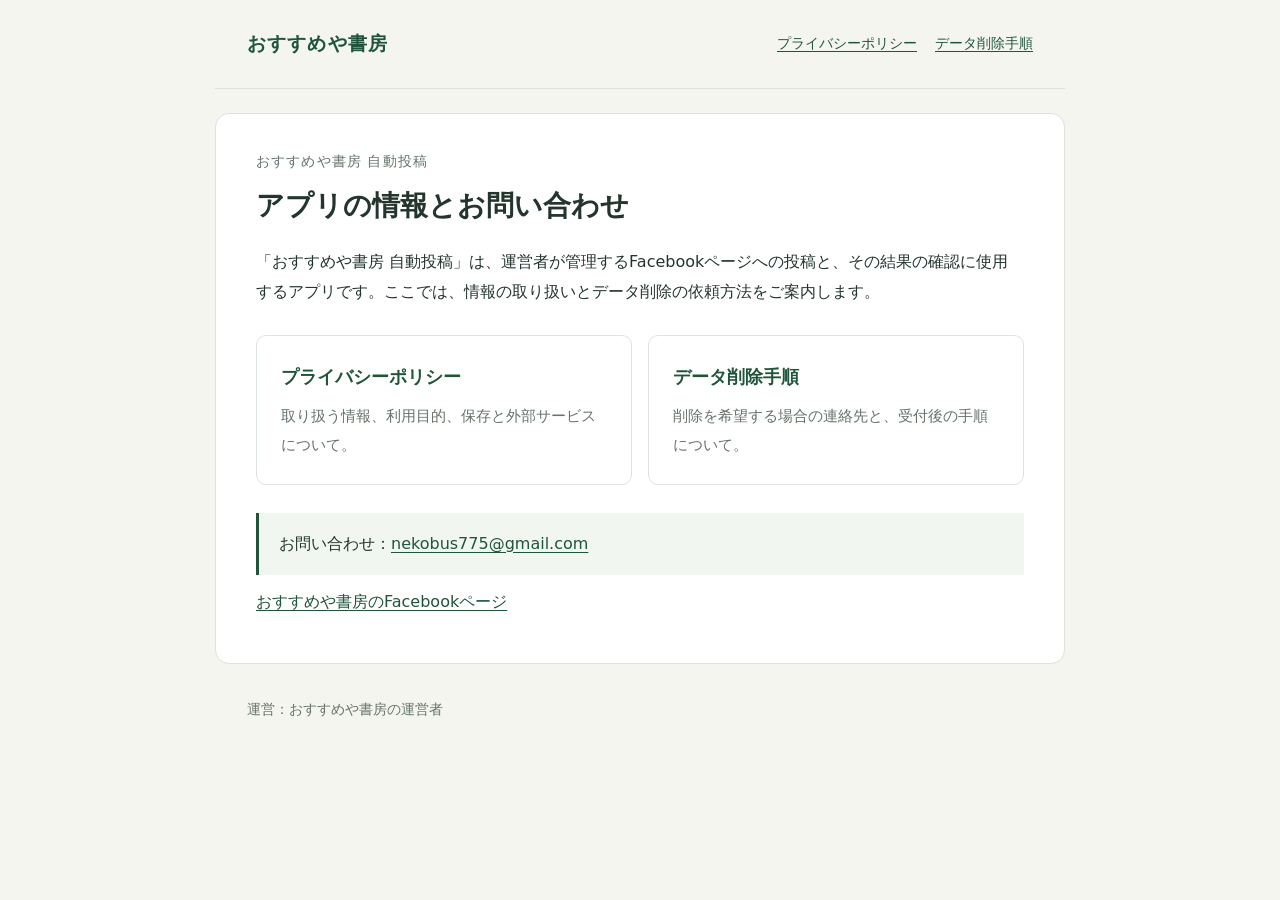
<file: index.html>
<!doctype html>
<html lang="ja">
<head><meta charset="utf-8"><meta name="viewport" content="width=device-width,initial-scale=1"><title>アプリの情報とお問い合わせ｜おすすめや書房</title><link rel="stylesheet" href="styles.css"></head>
<body>
<header><a class="brand" href="index.html">おすすめや書房</a><nav aria-label="案内"><a href="privacy-policy.html">プライバシーポリシー</a><a href="data-deletion.html">データ削除手順</a></nav></header>
<main>
<p class="eyebrow">おすすめや書房 自動投稿</p>
<h1>アプリの情報とお問い合わせ</h1>
<p>「おすすめや書房 自動投稿」は、運営者が管理するFacebookページへの投稿と、その結果の確認に使用するアプリです。ここでは、情報の取り扱いとデータ削除の依頼方法をご案内します。</p>
<div class="cards"><a class="card" href="privacy-policy.html"><strong>プライバシーポリシー</strong><span>取り扱う情報、利用目的、保存と外部サービスについて。</span></a><a class="card" href="data-deletion.html"><strong>データ削除手順</strong><span>削除を希望する場合の連絡先と、受付後の手順について。</span></a></div>
<div class="contact">お問い合わせ：<a href="mailto:nekobus775@gmail.com">nekobus775@gmail.com</a></div>
<p><a href="https://www.facebook.com/osusumeya.shobo">おすすめや書房のFacebookページ</a></p>
</main><footer>運営：おすすめや書房の運営者</footer>
</body></html>
</file>
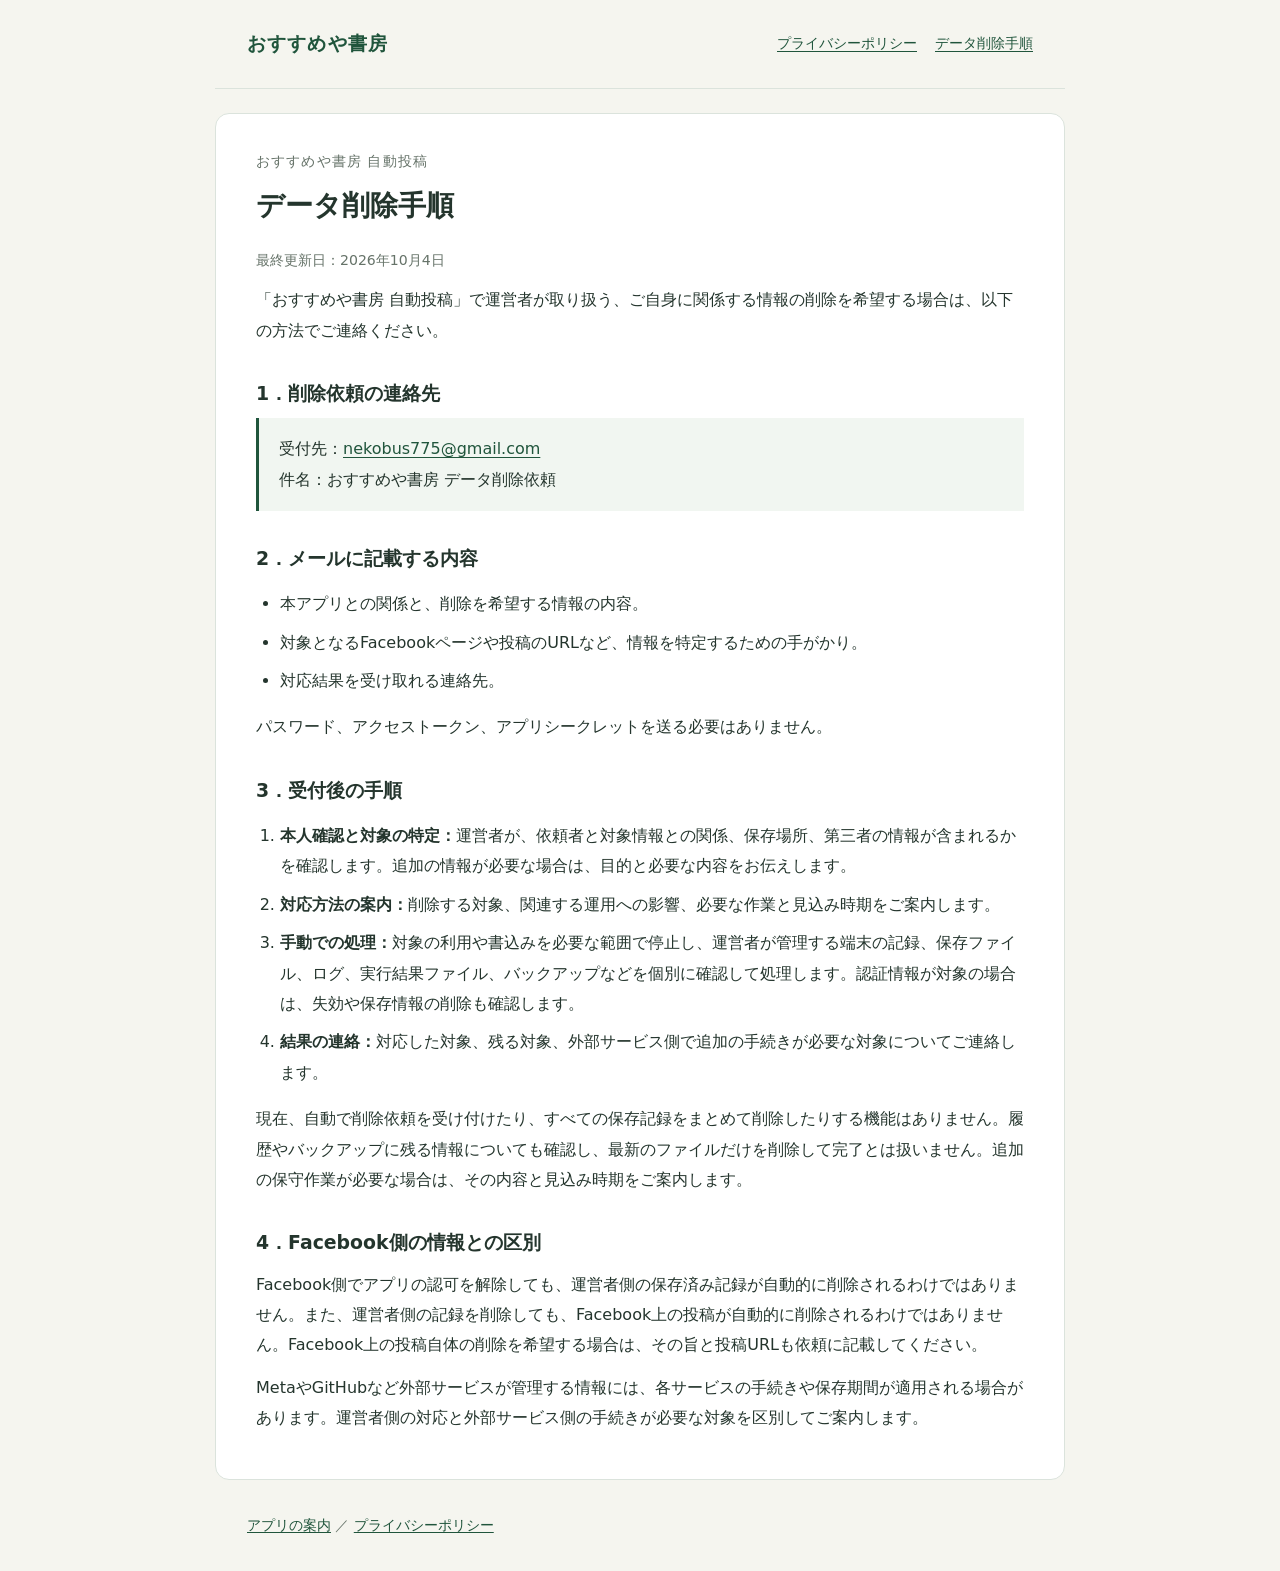
<file: data-deletion.html>
<!doctype html>
<html lang="ja">
<head><meta charset="utf-8"><meta name="viewport" content="width=device-width,initial-scale=1"><title>データ削除手順｜おすすめや書房 自動投稿</title><link rel="stylesheet" href="styles.css"></head>
<body>
<header><a class="brand" href="index.html">おすすめや書房</a><nav aria-label="案内"><a href="privacy-policy.html">プライバシーポリシー</a><a href="data-deletion.html" aria-current="page">データ削除手順</a></nav></header>
<main>
<p class="eyebrow">おすすめや書房 自動投稿</p><h1>データ削除手順</h1><p class="date">最終更新日：2026年10月4日</p>
<p>「おすすめや書房 自動投稿」で運営者が取り扱う、ご自身に関係する情報の削除を希望する場合は、以下の方法でご連絡ください。</p>
<h2>1．削除依頼の連絡先</h2>
<div class="contact">受付先：<a href="mailto:nekobus775@gmail.com?subject=%E3%81%8A%E3%81%99%E3%81%99%E3%82%81%E3%82%84%E6%9B%B8%E6%88%BF%20%E3%83%87%E3%83%BC%E3%82%BF%E5%89%8A%E9%99%A4%E4%BE%9D%E9%A0%BC">nekobus775@gmail.com</a><br>件名：おすすめや書房 データ削除依頼</div>
<h2>2．メールに記載する内容</h2>
<ul><li>本アプリとの関係と、削除を希望する情報の内容。</li><li>対象となるFacebookページや投稿のURLなど、情報を特定するための手がかり。</li><li>対応結果を受け取れる連絡先。</li></ul>
<p>パスワード、アクセストークン、アプリシークレットを送る必要はありません。</p>
<h2>3．受付後の手順</h2>
<ol><li><strong>本人確認と対象の特定：</strong>運営者が、依頼者と対象情報との関係、保存場所、第三者の情報が含まれるかを確認します。追加の情報が必要な場合は、目的と必要な内容をお伝えします。</li><li><strong>対応方法の案内：</strong>削除する対象、関連する運用への影響、必要な作業と見込み時期をご案内します。</li><li><strong>手動での処理：</strong>対象の利用や書込みを必要な範囲で停止し、運営者が管理する端末の記録、保存ファイル、ログ、実行結果ファイル、バックアップなどを個別に確認して処理します。認証情報が対象の場合は、失効や保存情報の削除も確認します。</li><li><strong>結果の連絡：</strong>対応した対象、残る対象、外部サービス側で追加の手続きが必要な対象についてご連絡します。</li></ol>
<p>現在、自動で削除依頼を受け付けたり、すべての保存記録をまとめて削除したりする機能はありません。履歴やバックアップに残る情報についても確認し、最新のファイルだけを削除して完了とは扱いません。追加の保守作業が必要な場合は、その内容と見込み時期をご案内します。</p>
<h2>4．Facebook側の情報との区別</h2>
<p>Facebook側でアプリの認可を解除しても、運営者側の保存済み記録が自動的に削除されるわけではありません。また、運営者側の記録を削除しても、Facebook上の投稿が自動的に削除されるわけではありません。Facebook上の投稿自体の削除を希望する場合は、その旨と投稿URLも依頼に記載してください。</p>
<p>MetaやGitHubなど外部サービスが管理する情報には、各サービスの手続きや保存期間が適用される場合があります。運営者側の対応と外部サービス側の手続きが必要な対象を区別してご案内します。</p>
</main><footer><a href="index.html">アプリの案内</a> ／ <a href="privacy-policy.html">プライバシーポリシー</a></footer>
</body></html>
</file>
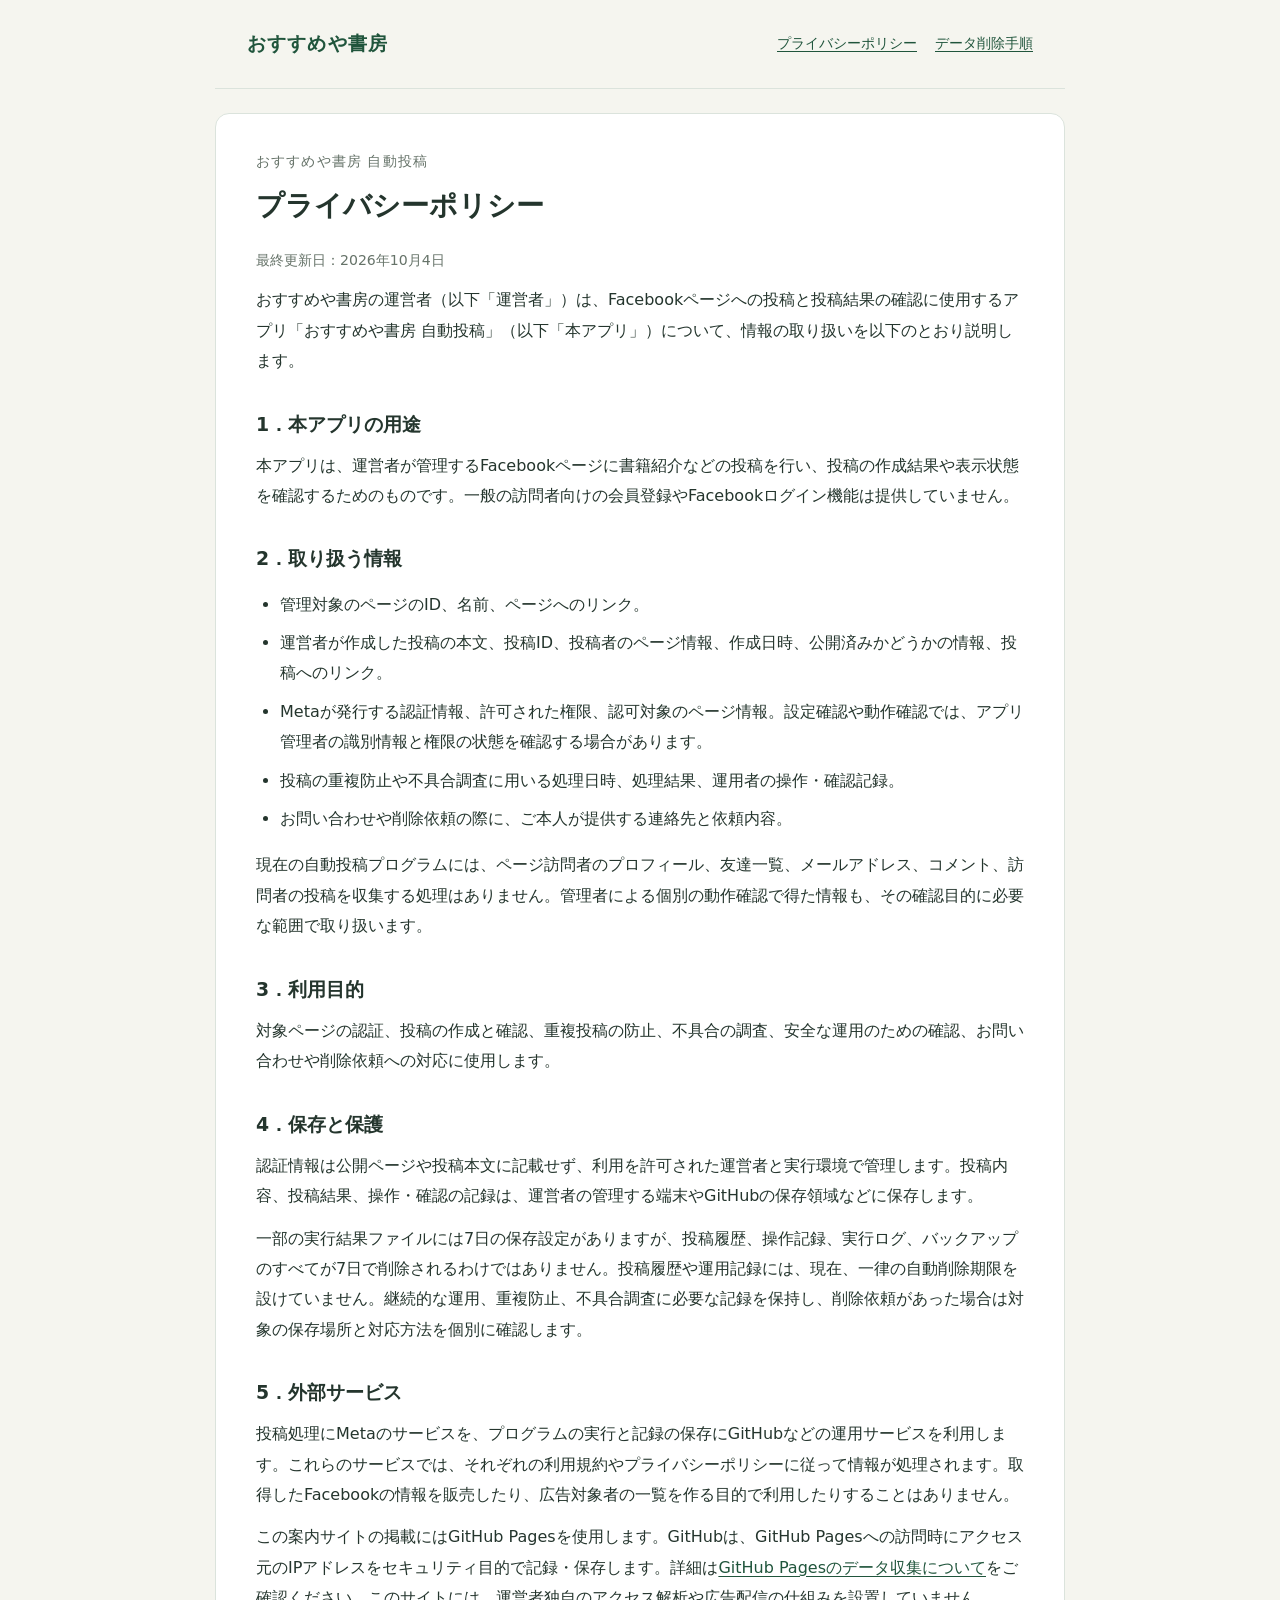
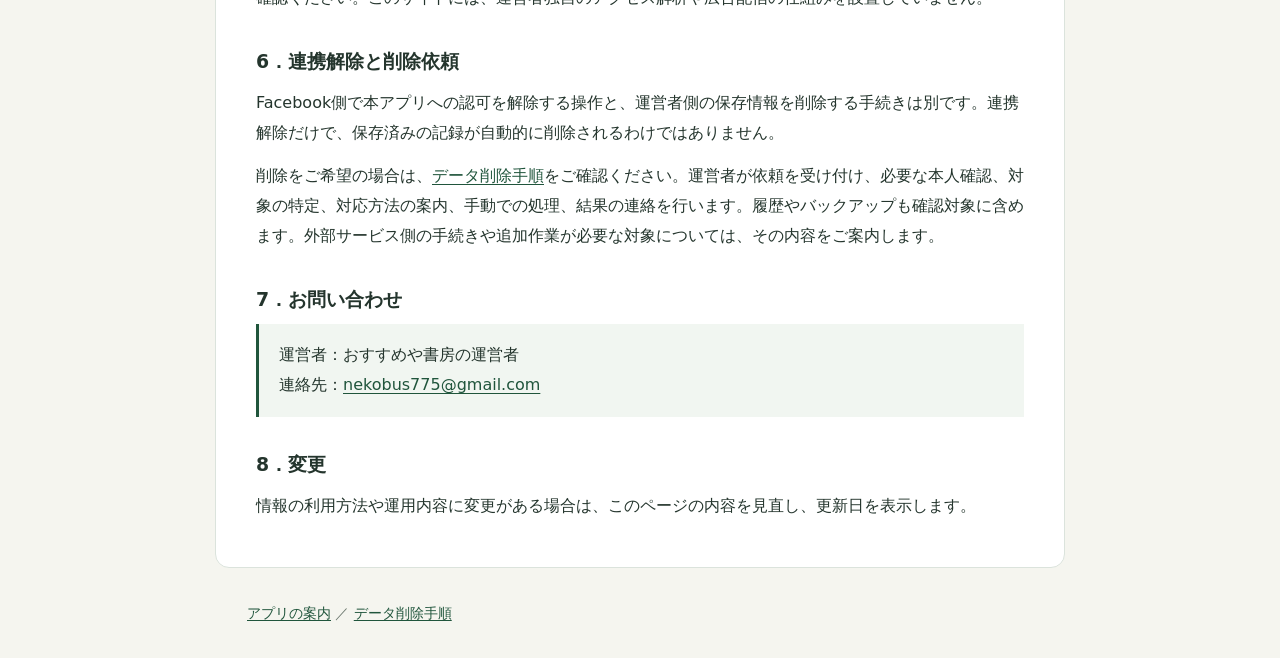
<file: privacy-policy.html>
<!doctype html>
<html lang="ja">
<head><meta charset="utf-8"><meta name="viewport" content="width=device-width,initial-scale=1"><title>プライバシーポリシー｜おすすめや書房 自動投稿</title><link rel="stylesheet" href="styles.css"></head>
<body>
<header><a class="brand" href="index.html">おすすめや書房</a><nav aria-label="案内"><a href="privacy-policy.html" aria-current="page">プライバシーポリシー</a><a href="data-deletion.html">データ削除手順</a></nav></header>
<main>
<p class="eyebrow">おすすめや書房 自動投稿</p><h1>プライバシーポリシー</h1><p class="date">最終更新日：2026年10月4日</p>
<p>おすすめや書房の運営者（以下「運営者」）は、Facebookページへの投稿と投稿結果の確認に使用するアプリ「おすすめや書房 自動投稿」（以下「本アプリ」）について、情報の取り扱いを以下のとおり説明します。</p>
<h2>1．本アプリの用途</h2>
<p>本アプリは、運営者が管理するFacebookページに書籍紹介などの投稿を行い、投稿の作成結果や表示状態を確認するためのものです。一般の訪問者向けの会員登録やFacebookログイン機能は提供していません。</p>
<h2>2．取り扱う情報</h2>
<ul><li>管理対象のページのID、名前、ページへのリンク。</li><li>運営者が作成した投稿の本文、投稿ID、投稿者のページ情報、作成日時、公開済みかどうかの情報、投稿へのリンク。</li><li>Metaが発行する認証情報、許可された権限、認可対象のページ情報。設定確認や動作確認では、アプリ管理者の識別情報と権限の状態を確認する場合があります。</li><li>投稿の重複防止や不具合調査に用いる処理日時、処理結果、運用者の操作・確認記録。</li><li>お問い合わせや削除依頼の際に、ご本人が提供する連絡先と依頼内容。</li></ul>
<p>現在の自動投稿プログラムには、ページ訪問者のプロフィール、友達一覧、メールアドレス、コメント、訪問者の投稿を収集する処理はありません。管理者による個別の動作確認で得た情報も、その確認目的に必要な範囲で取り扱います。</p>
<h2>3．利用目的</h2>
<p>対象ページの認証、投稿の作成と確認、重複投稿の防止、不具合の調査、安全な運用のための確認、お問い合わせや削除依頼への対応に使用します。</p>
<h2>4．保存と保護</h2>
<p>認証情報は公開ページや投稿本文に記載せず、利用を許可された運営者と実行環境で管理します。投稿内容、投稿結果、操作・確認の記録は、運営者の管理する端末やGitHubの保存領域などに保存します。</p>
<p>一部の実行結果ファイルには7日の保存設定がありますが、投稿履歴、操作記録、実行ログ、バックアップのすべてが7日で削除されるわけではありません。投稿履歴や運用記録には、現在、一律の自動削除期限を設けていません。継続的な運用、重複防止、不具合調査に必要な記録を保持し、削除依頼があった場合は対象の保存場所と対応方法を個別に確認します。</p>
<h2>5．外部サービス</h2>
<p>投稿処理にMetaのサービスを、プログラムの実行と記録の保存にGitHubなどの運用サービスを利用します。これらのサービスでは、それぞれの利用規約やプライバシーポリシーに従って情報が処理されます。取得したFacebookの情報を販売したり、広告対象者の一覧を作る目的で利用したりすることはありません。</p>
<p>この案内サイトの掲載にはGitHub Pagesを使用します。GitHubは、GitHub Pagesへの訪問時にアクセス元のIPアドレスをセキュリティ目的で記録・保存します。詳細は<a href="https://docs.github.com/en/pages/getting-started-with-github-pages/what-is-github-pages#data-collection">GitHub Pagesのデータ収集について</a>をご確認ください。このサイトには、運営者独自のアクセス解析や広告配信の仕組みを設置していません。</p>
<h2>6．連携解除と削除依頼</h2>
<p>Facebook側で本アプリへの認可を解除する操作と、運営者側の保存情報を削除する手続きは別です。連携解除だけで、保存済みの記録が自動的に削除されるわけではありません。</p>
<p>削除をご希望の場合は、<a href="data-deletion.html">データ削除手順</a>をご確認ください。運営者が依頼を受け付け、必要な本人確認、対象の特定、対応方法の案内、手動での処理、結果の連絡を行います。履歴やバックアップも確認対象に含めます。外部サービス側の手続きや追加作業が必要な対象については、その内容をご案内します。</p>
<h2>7．お問い合わせ</h2>
<div class="contact">運営者：おすすめや書房の運営者<br>連絡先：<a href="mailto:nekobus775@gmail.com">nekobus775@gmail.com</a></div>
<h2>8．変更</h2><p>情報の利用方法や運用内容に変更がある場合は、このページの内容を見直し、更新日を表示します。</p>
</main><footer><a href="index.html">アプリの案内</a> ／ <a href="data-deletion.html">データ削除手順</a></footer>
</body></html>
</file>
<file: styles.css>
:root{color-scheme:light;--ink:#24352d;--muted:#667369;--line:#dbe3dc;--green:#20553c;--paper:#fff;--bg:#f5f5ef}*{box-sizing:border-box}body{margin:0;background:var(--bg);color:var(--ink);font:16px/1.9 system-ui,-apple-system,"Segoe UI",sans-serif}header,main,footer{max-width:850px;margin:auto;padding:26px 32px}header{display:flex;gap:20px;justify-content:space-between;align-items:center;border-bottom:1px solid var(--line)}.brand{font-weight:750;font-size:1.18rem;letter-spacing:.06em;text-decoration:none}nav{display:flex;gap:18px;font-size:.9rem}a{color:var(--green);text-underline-offset:.18em;overflow-wrap:anywhere}a:hover{color:#102e20}main{background:var(--paper);margin:24px auto;border:1px solid var(--line);border-radius:14px;padding:34px 40px}.eyebrow,.date{color:var(--muted);font-size:.88rem}.eyebrow{margin:0;letter-spacing:.08em}h1{font-size:1.75rem;line-height:1.5;margin:10px 0 20px}h2{font-size:1.18rem;line-height:1.6;margin:32px 0 10px}p{margin:12px 0}li{margin:.5em 0}ul,ol{padding-left:1.5em}.cards{display:grid;grid-template-columns:1fr 1fr;gap:16px;margin:28px 0}.card{padding:24px;border:1px solid var(--line);border-radius:10px;text-decoration:none}.card strong{display:block;font-size:1.12rem}.card span{display:block;color:var(--muted);font-size:.94rem;margin-top:8px}.contact{padding:16px 20px;background:#f1f6f1;border-left:3px solid var(--green)}footer{font-size:.86rem;color:var(--muted);padding-top:8px;padding-bottom:32px}@media(max-width:650px){body{font-size:16px}header{display:block;padding:20px}nav{margin-top:12px;gap:16px}main{margin:12px 10px;padding:24px 20px;border-radius:10px}h1{font-size:1.5rem}.cards{grid-template-columns:1fr}footer{padding:16px 22px}}
</file>
